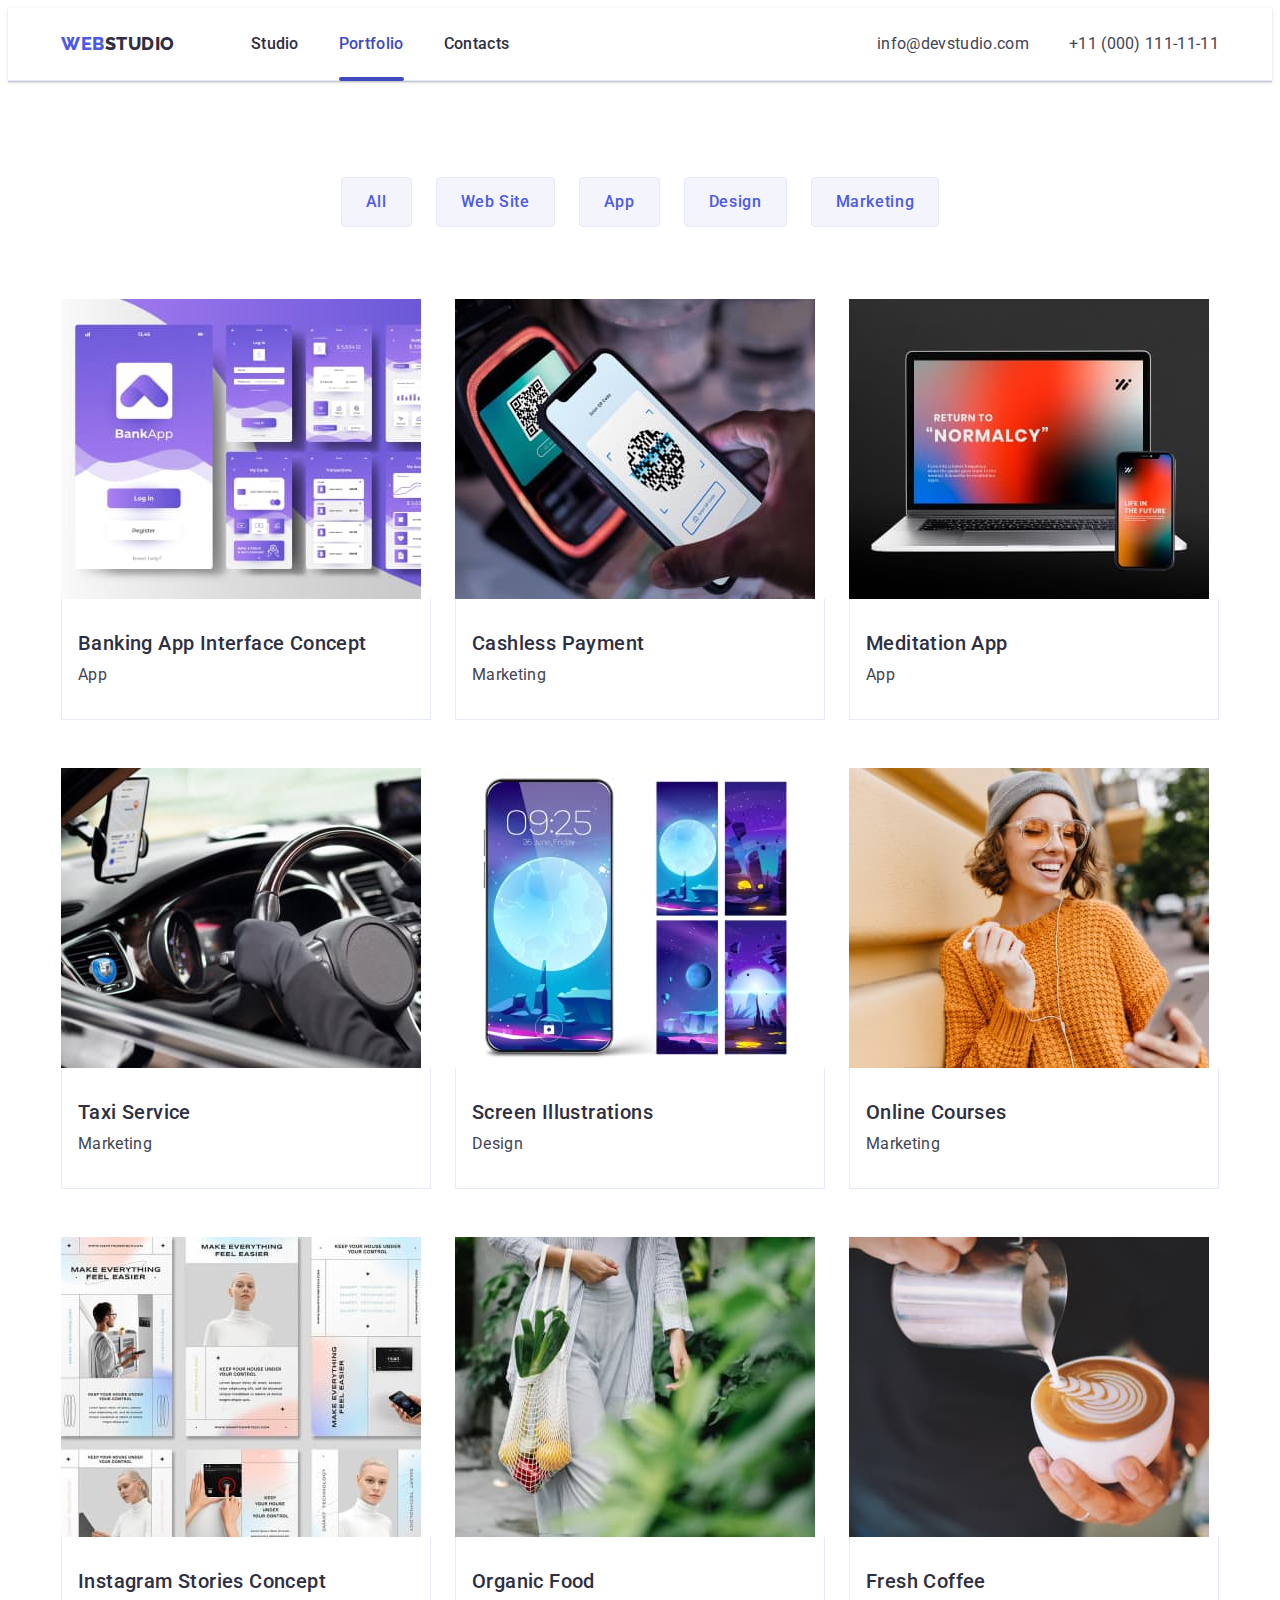
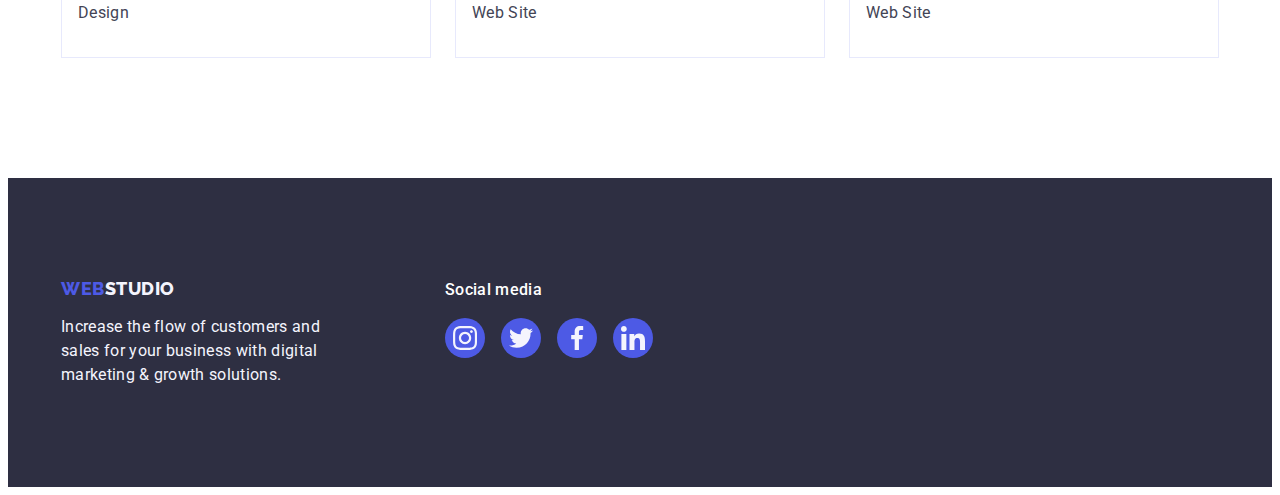
<file: portfolio.html>
<!DOCTYPE html>
<html lang="en">

<head>
  <meta charset="UTF-8">
  <meta http-equiv="X-UA-Compatible" content="IE=edge">
  <meta name="viewport" content="width=device-width, initial-scale=1.0">

  <link rel="stylesheet" href="https://cdnjs.cloudflare.com/ajax/libs/modern-normalize/2.0.0/modern-normalize.min.css"
  integrity="sha512-4xo8blKMVCiXpTaLzQSLSw3KFOVPWhm/TRtuPVc4WG6kUgjH6J03IBuG7JZPkcWMxJ5huwaBpOpnwYElP/m6wg=="
  crossorigin="anonymous" referrerpolicy="no-referrer" />

  <link rel="stylesheet" href="./css/styles.css">

  <link rel="preconnect" href="https://fonts.googleapis.com">
  <link rel="preconnect" href="https://fonts.gstatic.com" crossorigin>
  <link href="https://fonts.googleapis.com/css2?family=Raleway:wght@800&family=Roboto:wght@400;500;700&display=swap"
    rel="stylesheet">


  <title>Portfolio</title>

</head>

<body>

  <!-- Header -->

  <header class="teg-header">
    <div class="header-div container">
      <nav class="navigation list">
        <a href="./index.html" class="header-logo link">Web<span class="span-header">Studio</span></a>
  
        <ul class="menu list">
          <li><a href="./index.html" class="header-studio link">Studio</a></li>
          <li><a href="./portfolio.html" class="header-studio link current">Portfolio</a></li>
          <li><a href="" class="header-studio link">Contacts</a></li>
        </ul>
      </nav>
  
      <address class="mail-tel">
        <ul class="address list">
          <li><a href="mailto:info@devstudio.com" class="mail-tel-list link"> info@devstudio.com </a></li>
          <li><a href="tel:+110001111111" class="mail-tel-list link"> +11 (000) 111-11-11 </a></li>
        </ul>
      </address>
    </div>
  </header>
  
  <!-- Main -->
  <main>
    <section class="section-portfolio">
      <div class="container">
        <h1 hidden class="visually-hidden">content</h1>

        <ul class="ul-content-portfolio-but list">
          <li><button type="button" class="buttons">All</button></li>
          <li><button type="button" class="buttons">Web Site</button></li>
          <li><button type="button" class="buttons">App</button></li>
          <li><button type="button" class="buttons">Design</button></li>
          <li><button type="button" class="buttons">Marketing</button></li>
        </ul>


      
        
        <ul class="list ul-content-portfolio-photo">

          <li class="li-content link"><a href="" class="link app-class">
            <div class="image-div">
              <img src="./images/images/img5.jpg" alt="Banking App Interface Concept" width="360">

            <p class="images-p">14 Stylish and User-Friendly App Design Concepts · Task Manager App · Calorie Tracker App · Exotic Fruit Ecommerce App ·
            Cloud Storage App</p>
          
          </div>

              <div class="li-content-div">
                <h2 class="main-title section-two-title">Banking App Interface Concept</h2>
                <p class="section-two-p">App</p>
              </div>
            </a></li>


          <li class="li-content link"><a href="" class="link app-class">
            <div class="image-div">
              <img src="./images/images/img6.jpg" alt="Cashless Payment"
                width="360">

              <p class="images-p">14 Stylish and User-Friendly App Design Concepts · Task Manager App · Calorie Tracker App · Exotic Fruit Ecommerce App ·
              Cloud Storage App</p>
            </div>

              <div class="li-content-div">
                <h2 class="main-title section-two-title">Cashless Payment</h2>
                <p class="section-two-p">Marketing</p>
              </div>
            </a>
          </li>


          <li class="li-content link"><a href="" class="link app-class">
            <div class="image-div">
              <img src="./images/images/img7.jpg" alt="Meditation App" width="360"> 
              
              <p class="images-p">14 Stylish and User-Friendly App Design Concepts · Task Manager App · Calorie Tracker App · Exotic Fruit Ecommerce App ·
              Cloud Storage App</p>
            </div>

              <div class="li-content-div">
                <h2 class="main-title section-two-title">Meditation App</h2>
                <p class="section-two-p">App</p>
              </div>
            </a></li>



          <li class="li-content link"><a href="" class="link app-class">
            <div class="image-div">
              <img src="./images/images/img8.jpg" alt="Taxi Service" width="360">

              <p class="images-p">14 Stylish and User-Friendly App Design Concepts · Task Manager App · Calorie Tracker App · Exotic Fruit Ecommerce App ·
              Cloud Storage App</p>
          </div>

              <div class="li-content-div">
                <h2 class="main-title section-two-title">Taxi Service</h2>
                <p class="section-two-p">Marketing</p>
              </div>
            </a></li>



          <li class="li-content link"><a href="" class="link app-class">
            <div class="image-div">
              <img src="./images/images/img9.jpg" alt="Screen Illustrations" width="360">

              <p class="images-p">14 Stylish and User-Friendly App Design Concepts · Task Manager App · Calorie Tracker App · Exotic Fruit Ecommerce App ·
              Cloud Storage App</p>
              </div>

              <div class="li-content-div">
                <h2 class="main-title section-two-title">Screen Illustrations</h2>
                <p class="section-two-p">Design</p>
              </div>
            </a></li>



          <li class="li-content link"><a href="" class="link app-class">
            <div class="image-div">
            <img src="./images/images/img10.jpg" alt="Online Courses" width="360">

            <p class="images-p">14 Stylish and User-Friendly App Design Concepts · Task Manager App · Calorie Tracker App · Exotic Fruit Ecommerce App ·
            Cloud Storage App</p>
            </div>

              <div class="li-content-div">
                <h2 class="main-title section-two-title">Online Courses</h2>
                <p class="section-two-p">Marketing</p>
              </div>
            </a></li>


          <li class="li-content link"><a href="" class="link app-class">
            <div class="image-div">
              <img src="./images/images/img11.jpg" alt="Instagram Stories Concept" width="360">
            
            <p class="images-p">14 Stylish and User-Friendly App Design Concepts · Task Manager App · Calorie Tracker App · Exotic Fruit Ecommerce App ·
            Cloud Storage App</p>
          </div>

              <div class="li-content-div">
                <h2 class="main-title section-two-title">Instagram Stories Concept</h2>
                <p class="section-two-p">Design</p>
              </div>
            </a></li>



          <li class="li-content link"><a href="" class="link app-class">
            <div class="image-div">
              <img src="./images/images/img12.jpg" alt="Organic Food" width="360"> 

              <p class="images-p">14 Stylish and User-Friendly App Design Concepts · Task Manager App · Calorie Tracker App · Exotic Fruit Ecommerce App ·
              Cloud Storage App</p>
            </div>

              <div class="li-content-div">
                <h2 class="main-title section-two-title">Organic Food</h2>
                <p class="section-two-p">Web Site</p>
              </div>
            </a></li>



          <li class="li-content link"><a href="" class="link app-class">
            <div class="image-div">
              <img src="./images/images/img13.jpg" alt="Fresh Coffee" width="360">

              <p class="images-p">14 Stylish and User-Friendly App Design Concepts · Task Manager App · Calorie Tracker App · Exotic Fruit Ecommerce App ·
              Cloud Storage App</p>
            </div>

              <div class="li-content-div">
                <h2 class="main-title section-two-title">Fresh Coffee</h2>
                <p class="section-two-p">Web Site</p>
              </div>
            </a></li>

        </ul>
      </div>
    </section>
  </main>
  <!-- Footer -->
  
  <footer class="footer">
  
    <div class="div-footer container">
  
      <div class="div-footer-two ">
        <a href="./index.html" class="footer-logo link">Web<span class="span-footer">Studio</span></a>
        <p class="footer-p">Increase the flow of customers and sales for your business with
          digital marketing & growth solutions.</p>
      </div>
  
      <div class="div-footer-two">
        <p class="footer-p-two">Social media</p>
        <ul class="footer-ul">
  
          <li class="footer-li"><a href="" class="footer-a"><svg class="svg-footer" width="24" height="24">
                <use href="./images/icons.svg#icon-instagram"></use>
              </svg></a></li>
  
          <li class="footer-li"><a href="" class="footer-a"><svg class="svg-footer" width="24" height="24">
                <use href="./images/icons.svg#icon-twitter"></use>
              </svg></a></li>
  
          <li class="footer-li"><a href="" class="footer-a"><svg class="svg-footer" width="24" height="24">
                <use href="./images/icons.svg#icon-facebook"></use>
              </svg></a></li>
  
          <li class="footer-li"><a href="" class="footer-a"><svg class="svg-footer" width="24" height="24">
                <use href="./images/icons.svg#icon-linkedin"></use>
              </svg></a></li>
  
        </ul>
  
      </div>
    </div>
  </footer>

</body>

</html>
</file>
<file: css/styles.css>
:root {
    --background-color: #FFFFFF;
    --logo-color: #2e2f42;
    --nav-color: #404bbf;
    --p-color: #434455;
    --section-color: #f4f4fd;
    --logo-color: #4D5AE5;
}


body {
    font-family: "Roboto", sans-serif;
    color: #434455;
    background-color: #FFFFFF;
}

p,
h1,
h2,
h3,
h4,
h5,
h6 {
    margin-top: 0;
    margin-bottom: 0;
}

.link {
    text-decoration: none;
}

img {
    display: block;
}

a {
    text-decoration: none;
}

ul {
    list-style-type: none;
    margin-top: 0;
    margin-bottom: 0;
    padding-left: 0;
}

.visually-hidden {
    position: absolute;
    width: 1px;
    height: 1px;
    margin: -1px;
    border: 0;
    padding: 0;
    white-space: nowrap;
    clip-path: inset(100%);
    clip: rect(0 0 0 0);
    overflow: hidden;
}

.teg-header {
    border-bottom: 1px solid #e7e9fc;
    box-shadow: 0px 2px 1px rgba(46, 47, 66, 0.08), 0px 1px 1px rgba(46, 47, 66, 0.16), 0px 1px 6px rgba(46, 47, 66, 0.08);
}


.header-logo {
    font-family: "Raleway", sans-serif;
    font-weight: 800;
    font-size: 18px;
    line-height: 1.17;
    letter-spacing: 0.03em;
    text-transform: uppercase;
    color: #4d5ae5;
    margin-right: 76px;
}

.span-header {
    color: #2e2f42;
    text-transform: uppercase;
}

.app-class {
    display: block;
    transition: box-shadow 250ms cubic-bezier(0.4, 0, 0.2, 1);
}

.app-class:hover {
    box-shadow: 0px 1px 6px rgba(46, 47, 66, 0.08),
    0px 1px 1px rgba(46, 47, 66, 0.16),
    0px 2px 1px rgba(46, 47, 66, 0.08);
}

.app-class:focus {
    box-shadow: 0px 1px 6px rgba(46, 47, 66, 0.08),
    0px 1px 1px rgba(46, 47, 66, 0.16),
    0px 2px 1px rgba(46, 47, 66, 0.08);
}

.header-studio {
    font-weight: 500;
    font-size: 16px;
    line-height: 1.5;
    letter-spacing: 0.02em;
    color: #2e2f42;
    padding-top: 24px;
    padding-bottom: 24px;
    display: block;
    transition: color 250ms cubic-bezier(0.4, 0, 0.2, 1);
}

.list {
    list-style: none;
}

.header-studio:hover {
    color: #404bbf;
}

.header-studio:focus {
    color: #404bbf;
}

.mail-tel {
    font-style: normal;
    margin-left: auto;
}

.address-style {
    font-style: normal;
}

.mail-tel-list {
    font-size: 16px;
    line-height: 1.5;
    letter-spacing: 0.02em;
    color: #434455;
    transition: color 250ms cubic-bezier(0.4, 0, 0.2, 1);
}

.mail-tel-list:hover {
    color: #404BBF;
}

.mail-tel-list:focus {
    color: #404bbf;
}

.section-one {
    background-color: #2e2f42;
    padding-top: 188px;
    padding-bottom: 188px;
    background-image: linear-gradient(rgba(46, 47, 66, 0.7),
    rgba(46, 47, 66, 0.7)), url(../images/images/7e83b6c8ee4603ea892aa8aaebb3c5fe.jpg);
    max-width: 1440px;
    background-repeat: no-repeat;
    background-position: center;
    background-size: cover;
    margin: auto;
}

.section-one-title {
    font-size: 56px;
    line-height: 1.07;
    text-align: center;
    letter-spacing: 0.02em;
    color: #FFFFFF;
    max-width: 496px;
    margin-left: auto;
    margin-right: auto;
    margin-bottom: 48px;
}

.div-icon {
    display: flex;
    align-items: center;
    justify-content: center;
    height: 112px;
    background-color: #F4F4FD;
    border-radius: 4px;
    margin-bottom: 8px;
}

.ul-four {
    box-shadow: 0px 1px 6px rgba(46, 47, 66, 0.08),
    0px 1px 1px rgba(46, 47, 66, 0.16),
    0px 2px 1px rgba(46, 47, 66, 0.08);;
}

.section-one-button {
    font-family: "Roboto", sans-serif;
    background-color: #4D5AE5;
    font-weight: 500;
    font-size: 16px;
    line-height: 1.5;
    letter-spacing: 0.04em;
    color: #FFFFFF;
    cursor: pointer;
    display: block;
    min-width: 169px;
    height: 56px;
    border: none;
    border-radius: 4px;
    margin-left: auto;
    margin-right: auto;
    transition: background-color 250ms cubic-bezier(0.4, 0, 0.2, 1);;
}

.section-one-button:hover {
    background-color: #404BBF;
    text-align: center;
}

.section-one-button:focus {
    background-color: #404BBF;
}

.section-two-title {
    font-weight: 500;
    font-size: 20px;
    line-height: 1.2;
    letter-spacing: 0.02em;
    color: #2e2f42;
    margin-bottom: 8px;
}

.section-two-p {
    font-size: 16px;
    line-height: 1.5;
    letter-spacing: 0.02em;
    color: #434455;
}

.section-three-title {
    font-size: 36px;
    line-height: 1.11;
    text-align: center;
    letter-spacing: 0.02em;
    text-transform: capitalize;
    color: #2e2f42;
    margin-bottom: 72px;
}

.section-four {
    background-color: #F4F4FD;
    padding-top: 120px;
    padding-bottom: 120px;
}

.list-background {
    background-color: #FFFFFF;
}

.footer {
    background-color: #2e2f42;
    padding-top: 100px;
    padding-bottom: 100px;
}

.footer-logo {
    font-family: "Raleway", sans-serif;
    font-weight: 800;
    font-size: 18px;
    line-height: 1.17;
    letter-spacing: 0.03em;
    color: #4d5ae5;
    text-transform: uppercase;
    display: inline-block;
    margin-bottom: 16px;
}

.span-footer {
    color: #f4f4fd;
    text-transform: uppercase;
}

.footer-p {
    line-height: 1.5;
    color: #F4F4FD;
    letter-spacing: 0.02em;
    max-width: 264px;
}

.buttons {
    font-family: "Roboto", sans-serif;
    font-weight: 500;
    font-size: 16px;
    line-height: 1.5;
    letter-spacing: 0.04em;
    color: #4d5ae5;
    background-color: #F4F4FD;
    cursor: pointer;
    padding: 12px 24px;
    border: 1px solid #e7e9fc;
    border-radius: 4px;
    transition: color 250ms cubic-bezier(0.4, 0, 0.2, 1),
    background-color 250ms cubic-bezier(0.4, 0, 0.2, 1),
    border-color 250ms cubic-bezier(0.4, 0, 0.2, 1),
    box-shadow 250ms cubic-bezier(0.4, 0, 0.2, 1);
}

.buttons:hover {
    color: #FFFFFF;
    background-color: #404BBF;
    border: 1px solid transparent;
    box-shadow: 0px 3px 1px rgba(0, 0, 0, 0.1),
    0px 2px 1px rgba(0, 0, 0, 0.08),
    0px 2px 2px rgba(0, 0, 0, 0.12);
}

.buttons:focus {
    color: #FFFFFF;
    background-color: #404BBF;
    border: 1px solid transparent;
    box-shadow: 0px 3px 1px rgba(0, 0, 0, 0.1),
    0px 2px 1px rgba(0, 0, 0, 0.08), 
    0px 2px 2px rgba(0, 0, 0, 0.12);
}

.title-for-photo {
    font-weight: 500;
    font-size: 20px;
    line-height: 1.2;
    letter-spacing: 0.02em;
    color: #2e2f42;
}

.p-for-photo {
    font-size: 16px;
    line-height: 1.5;
    letter-spacing: 0.02em;
    color: #434455;
}

.portfolio-address {
    font-style: normal;
}

.section-two-p:hover {
    color: #404bbf;
}

.section-two-p:focus {
    color: #404bbf;
}

.header-div {
    display: flex;
    align-items: center;
}

.container {
    width: 1158px;
    margin: 0 auto;
    padding-left: 15px;
    padding-right: 15px;
}

.navigation {
    display: flex;
    align-items: center;
}

.menu {
    display: flex;
    gap: 40px;
}

.address {
    display: flex;
    gap: 40px;
}

.section-two {
    padding-top: 120px;
    padding-bottom: 120px;
}

.ul-class {
    display: flex;
    gap: 24px;
}

.ul-class-two {
    display: flex;
    justify-content: center;
    gap: 24px;
}

.li-insta {
    width: 40px;
    height: 40px;
}

.insta-a {
    width: 100%;
    height: 100%;
    background-color: #4d5ae5;
    border-radius: 50%;
    display: flex;
    align-items: center;
    justify-content: center;
    transition: background-color 250ms cubic-bezier(0.4,0,0.2,1);
}

.svg-teg-two {
    fill: #f4f4fd;
}

.insta-a:hover {
    background-color: #404BBF;
}

.insta-a:focus{
    background-color: #404bbf;
}

.ul-content {
    width: calc((100% - 72px) / 4);
}

.section-three {
    padding-bottom: 120px;
}

.ul-two-content {
    width: calc((100% - 48px) / 3);
}

.ul-three-content {
    width: calc((100% - 72px) / 4);
    border-radius: 0px 0px 4px 4px;
    box-shadow: 0px 1px 6px rgba(46, 47, 66, 0.08),
    0px 1px 1px rgba(46, 47, 66, 0.16),
    0px 2px 1px rgba(46, 47, 66, 0.08);
}

.section-five {
    padding-top: 120px;
    padding-bottom: 120px;
}

.title-five {
    font-size: 36px;
    line-height: 1.11;
    color: #2e2f42;
    margin-bottom: 72px;
    text-align: center;
}

.current {
    color: #404bbf;
    position: relative;
}

.current::after {
    content: "";
    position: absolute;
    left: 0;
    bottom: -1px;
    height: 4px;
    background-color: #404bbf;
    border-radius: 2px;
    transition: color 250ms cubic-bezier(0.4, 0, 0.2, 1);
    width: 100%;
}

.customers-list {
    display: flex;
    gap: 24px;
}

.li-customers {
    width: calc((100% - 120px) / 6);
    height: 88px;
}

.a-customers {
    width: 100%;
    height: 100%;
    border: 1px solid #8e8f99;
    border-radius: 4px;
    display: flex;
    align-items: center;
    justify-content: center;
    color: #8e8f99;
    transition: border-color 250ms cubic-bezier(0.4, 0, 0.2, 1),
    color 250ms cubic-bezier(0.4, 0, 0.2, 1);;
}

.a-customers:hover {
    border-color: #404bbf;
    color: #404bbf;
}

.a-customers:focus {
    border-color: #404bbf;
    color: #404bbf;
}

.svg-five {
    fill: currentColor;
}

.members-container {
    padding: 32px 16px;
    text-align: center;
    padding: 32px 0;
}

.section-portfolio {
    padding-top: 96px;
    padding-bottom: 120px;
}

.ul-content-portfolio-but {
    display: flex;
    gap: 24px;
    justify-content: center;
    margin-bottom: 72px;
}

.ul-content-portfolio-photo {
    display: flex;
    flex-wrap: wrap;
    column-gap: 24px;
    row-gap: 48px;
}

.li-content {
    width: calc((100% - 48px) / 3);
}

.li-content-div {
    padding: 32px 16px;
    border: 1px solid #e7e9fc;
    border-top: none;
}

.main-title {
    margin-bottom: 8px;
}

.div-footer {
    display: flex;
    align-items: baseline;
}

.div-footer-two {
    margin-right: 120px;
}

.footer-p-two {
    font-weight: 500;
    font-size: 16px;
    line-height: 1.5;
    letter-spacing: 0.02em;
    color: #FFFFFF;
    margin-bottom: 16px;
}

.footer-ul {
    display: flex;
    gap: 16px;
}

.footer-li {
    width: 40px;
    height: 40px;
}

.footer-a {
    width: 100%;
    height: 100%;
    background-color: #4d5ae5;
    border-radius: 50%;
    display: flex;
    align-items: center;
    justify-content: center;
    transition: background-color 250ms cubic-bezier(0.4, 0, 0.2, 1);
}

.footer-a:hover {
    background-color: #31d0aa;
}

.footer-a:focus {
    background-color: #31d0aa;
}

.svg-footer {
    fill: #f4f4fd;
}

.backdrope {
    position: fixed;
    top: 0;
    left: 0;
    width: 100%;
    height: 100%;
    background-color: rgba(46, 47, 66, 0.4);
    transition: opacity 250ms cubic-bezier(0.4, 0, 0.2, 1),
    visibility 250ms cubic-bezier(0.4, 0, 0.2, 1);
}

.div-window-two {
    position: absolute;
    top: 50%;
    left: 50%;
    transform: translate(-50%,-50%);
    width: 408px;
    min-height: 584px;
    background: #fcfcfc;
    box-shadow: 0px 1px 1px rgba(0, 0, 0, 0.14),
    0px 1px 3px rgba(0, 0, 0, 0.12),
    0px 2px 1px rgba(0, 0, 0, 0.2);
    border-radius: 4px;
    transition: transform 250ms cubic-bezier(0.4, 0, 0.2, 1);
}

.button-window {
    position: absolute;
    top: 24px;
    right: 24px;
    width: 24px;
    height: 24px;
    border-radius: 50%;
    display: flex;
    align-items: center;
    justify-content: center;
    background-color: #e7e9fc;
    border: 1px solid rgba(0, 0, 0, 0.1);
    padding: 0;
    transition: background-color 250ms cubic-bezier(0.4, 0, 0.2, 1), 
    border 250ms cubic-bezier(0.4, 0, 0.2, 1);
    cursor: pointer;
}

.button-window:hover {
    background-color: #404bbf;
    border: none;
    fill: #FFFFFF;
}

.button-window:focus {
    background-color: #404bbf;
    border: none;
    fill: #FFFFFF;
}

.svg-window {
    transition: fill 250ms cubic-bezier(0.4, 0, 0.2, 1);
}

.is-hidden {
    opacity: 0;
    visibility: hidden;
    pointer-events: none;
}

.image-div {
    position: relative;
    overflow: hidden;
}

.images-p {
    position: absolute;
    top: 0;
    font-size: 16px;
    line-height: 1.5;
    letter-spacing: 0.02em;
    color: #f4f4fd;
    padding: 40px 32px;
    background-color: #4d5ae5;
    height: 100%;
    width: 100%;
    transform: translateY(100%);
    transition: transform 250ms cubic-bezier(0.4, 0, 0.2, 1);
}

.app-class:hover .images-p,
.app-class:focus .images-p {
    transform: translateY(0%);
}
</file>
